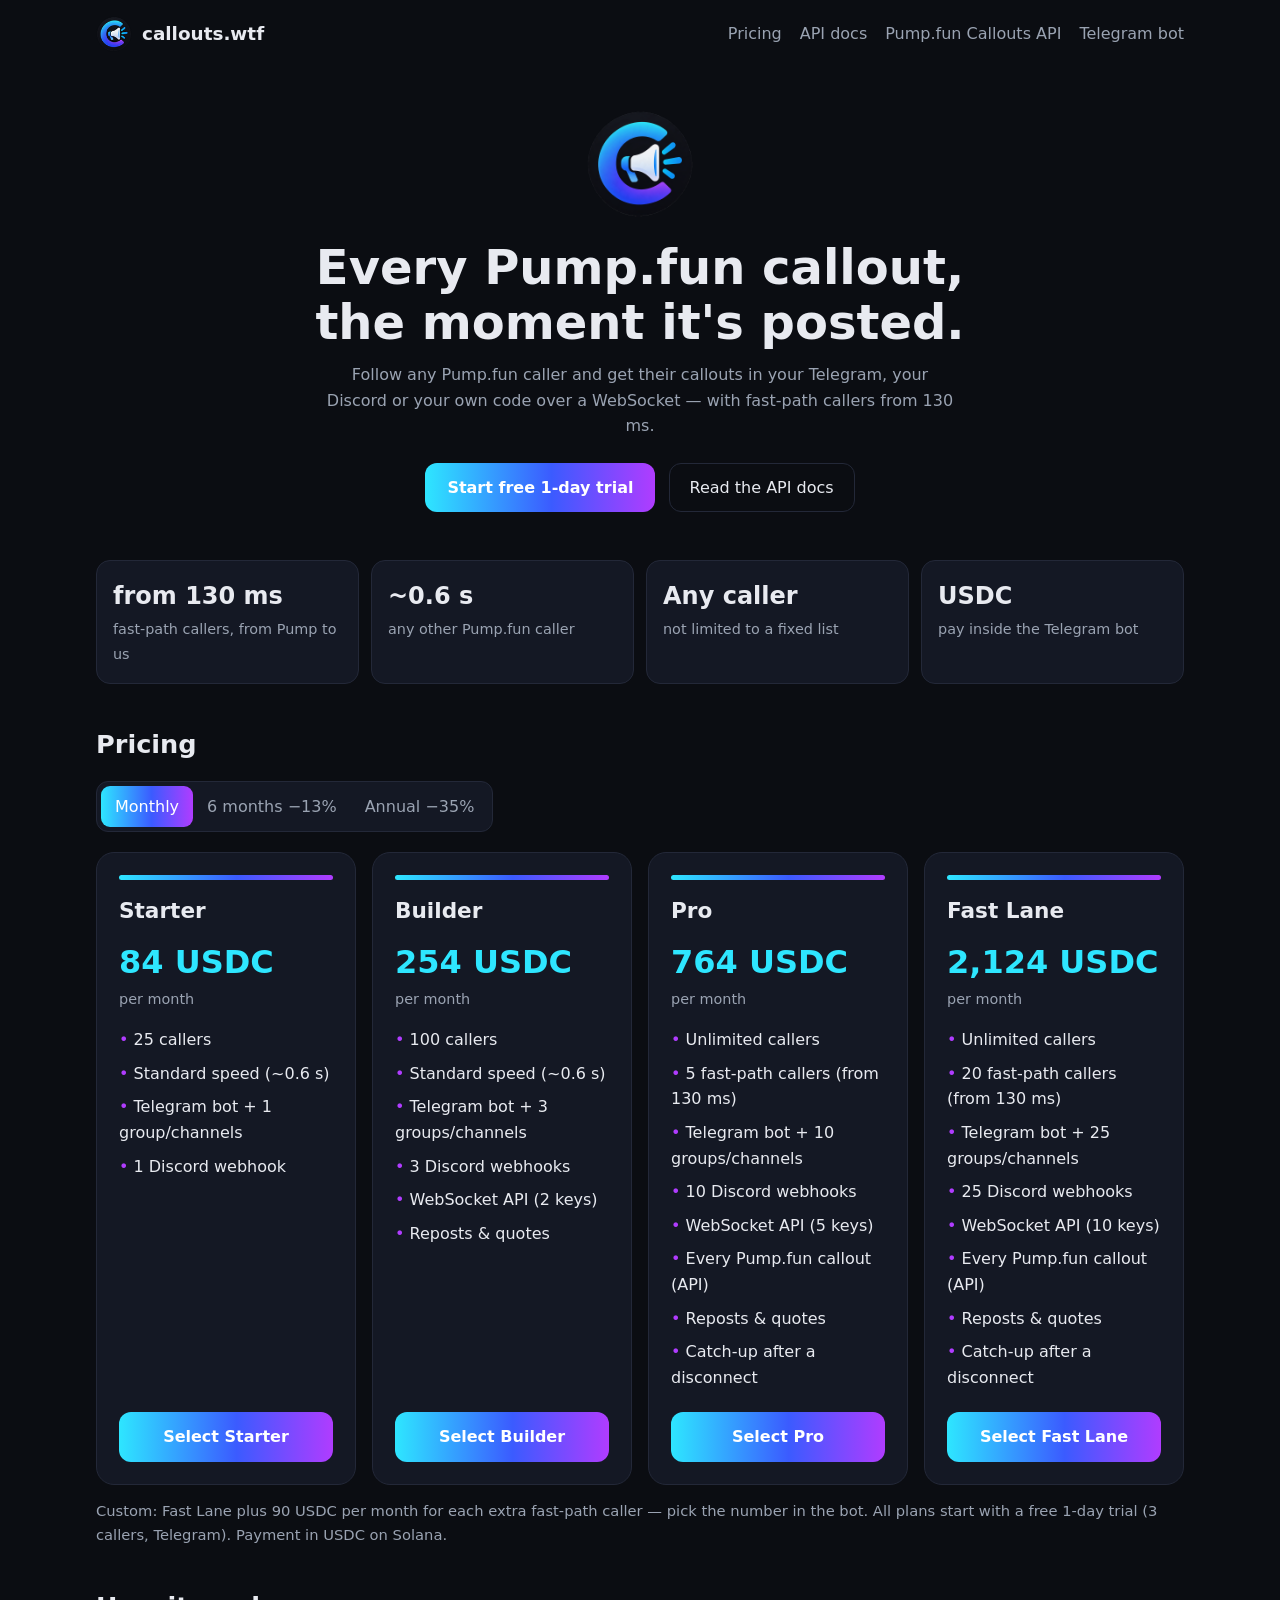
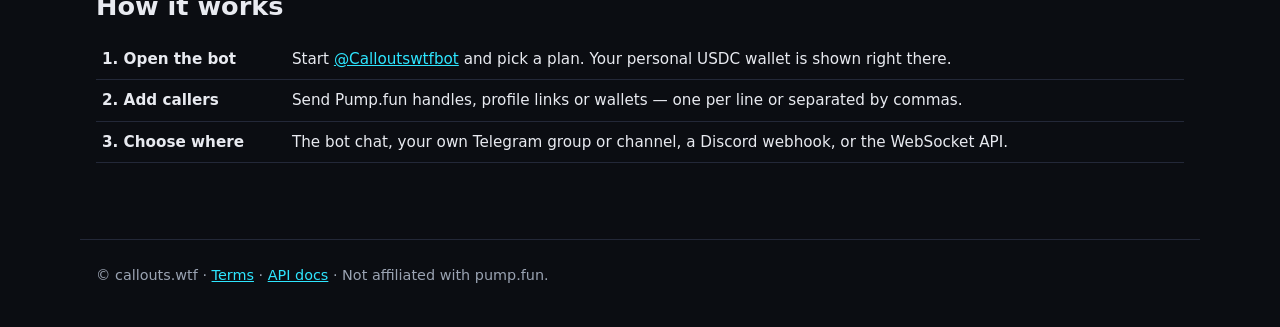
<file: index.html>
<!doctype html>
<html lang="en">
<head>
<meta charset="utf-8">
<meta name="viewport" content="width=device-width, initial-scale=1">
<title>callouts.wtf — Pump.fun Callouts API</title>
<meta name="description" content="Real-time Pump.fun callouts for any caller, delivered to Telegram, Discord and a WebSocket API. Fast path from 130 ms. Pay in USDC.">
<link rel="icon" href="/assets/favicon.ico" sizes="any">
<link rel="icon" type="image/png" sizes="32x32" href="/assets/logo-32.png">
<link rel="apple-touch-icon" href="/assets/logo-180.png">
<link rel="stylesheet" href="/assets/site.css">
<meta property="og:type" content="website">
<meta property="og:url" content="https://callouts.wtf/">
<meta property="og:title" content="callouts.wtf — Pump.fun Callouts API">
<meta property="og:description" content="Real-time Pump.fun callouts for any caller — Telegram, Discord and WebSocket.">
<meta property="og:image" content="https://callouts.wtf/assets/og.png">
<meta name="twitter:card" content="summary_large_image">
<meta name="twitter:image" content="https://callouts.wtf/assets/og.png">
</head>
<body>
<header class="site">
  <a class="brand" href="/"><img src="/assets/logo-64.png" alt="" width="36" height="36">callouts.wtf</a>
  <nav class="links" aria-label="Main">
    <a href="#pricing">Pricing</a>
    <a href="/docs.html">API docs</a>
    <a href="/pumpfun-callouts-api.html">Pump.fun Callouts API</a>
    <a href="https://t.me/Calloutswtfbot">Telegram bot</a>
  </nav>
</header>
<main>
  <div class="status-banner" id="status" role="status">Pump.fun callouts are currently unavailable — we're fixing it as soon as possible.</div>
  <section class="hero">
    <img class="logo" src="/assets/logo-512.png" alt="callouts.wtf logo" width="112" height="112">
    <h1>Every Pump.fun callout,<br>the moment it's posted.</h1>
    <p>Follow any Pump.fun caller and get their callouts in your Telegram, your Discord or your own code over a WebSocket — with fast-path callers from 130 ms.</p>
    <a class="cta" href="https://t.me/Calloutswtfbot">Start free 1-day trial</a>
    <a class="ghost" href="/docs.html">Read the API docs</a>
  </section>

  <section class="stats" aria-label="Speed">
    <div class="stat"><b>from 130 ms</b><span>fast-path callers, from Pump to us</span></div>
    <div class="stat"><b>~0.6 s</b><span>any other Pump.fun caller</span></div>
    <div class="stat"><b>Any caller</b><span>not limited to a fixed list</span></div>
    <div class="stat"><b>USDC</b><span>pay inside the Telegram bot</span></div>
  </section>

  <h2 id="pricing">Pricing</h2>
  <div class="period" role="group" aria-label="Billing period">
    <button type="button" data-period="monthly" aria-pressed="true">Monthly</button>
    <button type="button" data-period="6m" aria-pressed="false">6 months −13%</button>
    <button type="button" data-period="annual" aria-pressed="false">Annual −35%</button>
  </div>
  <div class="tiers" id="tiers"></div>
  <p class="note">Custom: Fast Lane plus 90 USDC per month for each extra fast-path caller — pick the number in the bot. All plans start with a free 1-day trial (3 callers, Telegram). Payment in USDC on Solana.</p>

  <h2>How it works</h2>
  <table>
    <tr><td><b>1. Open the bot</b></td><td>Start <a href="https://t.me/Calloutswtfbot">@Calloutswtfbot</a> and pick a plan. Your personal USDC wallet is shown right there.</td></tr>
    <tr><td><b>2. Add callers</b></td><td>Send Pump.fun handles, profile links or wallets — one per line or separated by commas.</td></tr>
    <tr><td><b>3. Choose where</b></td><td>The bot chat, your own Telegram group or channel, a Discord webhook, or the WebSocket API.</td></tr>
  </table>
</main>
<footer class="site">© callouts.wtf · <a href="/terms.html">Terms</a> · <a href="/docs.html">API docs</a> · Not affiliated with pump.fun.</footer>
<script>
(() => {
  const FALLBACK = [
    {key:"starter",name:"Starter",prices:{monthly:84,"6m":438,annual:655},callers:25,fast_path:0,api:false,api_keys:0,all_callouts:false,reposts_quotes:false,catch_up:false,telegram_groups:1,discord_webhooks:1},
    {key:"builder",name:"Builder",prices:{monthly:254,"6m":1326,annual:1981},callers:100,fast_path:0,api:true,api_keys:2,all_callouts:false,reposts_quotes:true,catch_up:false,telegram_groups:3,discord_webhooks:3},
    {key:"pro",name:"Pro",prices:{monthly:764,"6m":3988,annual:5959},callers:null,fast_path:5,api:true,api_keys:5,all_callouts:true,reposts_quotes:true,catch_up:true,telegram_groups:10,discord_webhooks:10},
    {key:"fastlane",name:"Fast Lane",prices:{monthly:2124,"6m":11087,annual:16567},callers:null,fast_path:20,api:true,api_keys:10,all_callouts:true,reposts_quotes:true,catch_up:true,telegram_groups:25,discord_webhooks:25}
  ];
  const PER = {monthly: "per month", "6m": "for 6 months", annual: "per year"};
  let tiers = FALLBACK, period = "monthly";
  const plural = (n, w) => `${n} ${w}${n === 1 ? "" : "s"}`;
  function features(t) {
    return [
      t.callers == null ? "Unlimited callers" : `${t.callers} callers`,
      t.fast_path ? `${t.fast_path} fast-path callers (from 130 ms)` : "Standard speed (~0.6 s)",
      `Telegram bot + ${plural(t.telegram_groups, "group")}/channels`,
      plural(t.discord_webhooks, "Discord webhook"),
      t.api ? `WebSocket API (${plural(t.api_keys, "key")})` : "",
      t.all_callouts ? "Every Pump.fun callout (API)" : "",
      t.reposts_quotes ? "Reposts & quotes" : "",
      t.catch_up ? "Catch-up after a disconnect" : ""
    ].filter(Boolean);
  }
  function render() {
    const root = document.getElementById("tiers");
    root.innerHTML = "";
    for (const t of tiers.filter(t => t.key !== "custom")) {
      const card = document.createElement("article");
      card.className = "tier";
      const li = features(t).map(f => `<li>${f}</li>`).join("");
      card.innerHTML = `<div class="bar"></div><h3>${t.name}</h3>
        <div class="price">${Number(t.prices[period]).toLocaleString("en-US")} USDC</div>
        <div class="per">${PER[period]}</div><ul>${li}</ul>
        <a class="cta" href="https://t.me/Calloutswtfbot?start=plan_${t.key}">Select ${t.name}</a>`;
      root.appendChild(card);
    }
  }
  document.querySelectorAll(".period button").forEach(b => b.addEventListener("click", () => {
    period = b.dataset.period;
    document.querySelectorAll(".period button").forEach(x => x.setAttribute("aria-pressed", String(x === b)));
    render();
  }));
  render();
  fetch("https://api.callouts.wtf/public/pricing").then(r => r.ok ? r.json() : null)
    .then(d => { if (d && Array.isArray(d.tiers)) { tiers = d.tiers; render(); } }).catch(() => {});
  fetch("https://api.callouts.wtf/public/status").then(r => r.ok ? r.json() : null)
    .then(d => { if (d && d.pumpfun && d.pumpfun.available === false) document.getElementById("status").style.display = "block"; })
    .catch(() => {});
})();
</script>
</body>
</html>
</file>
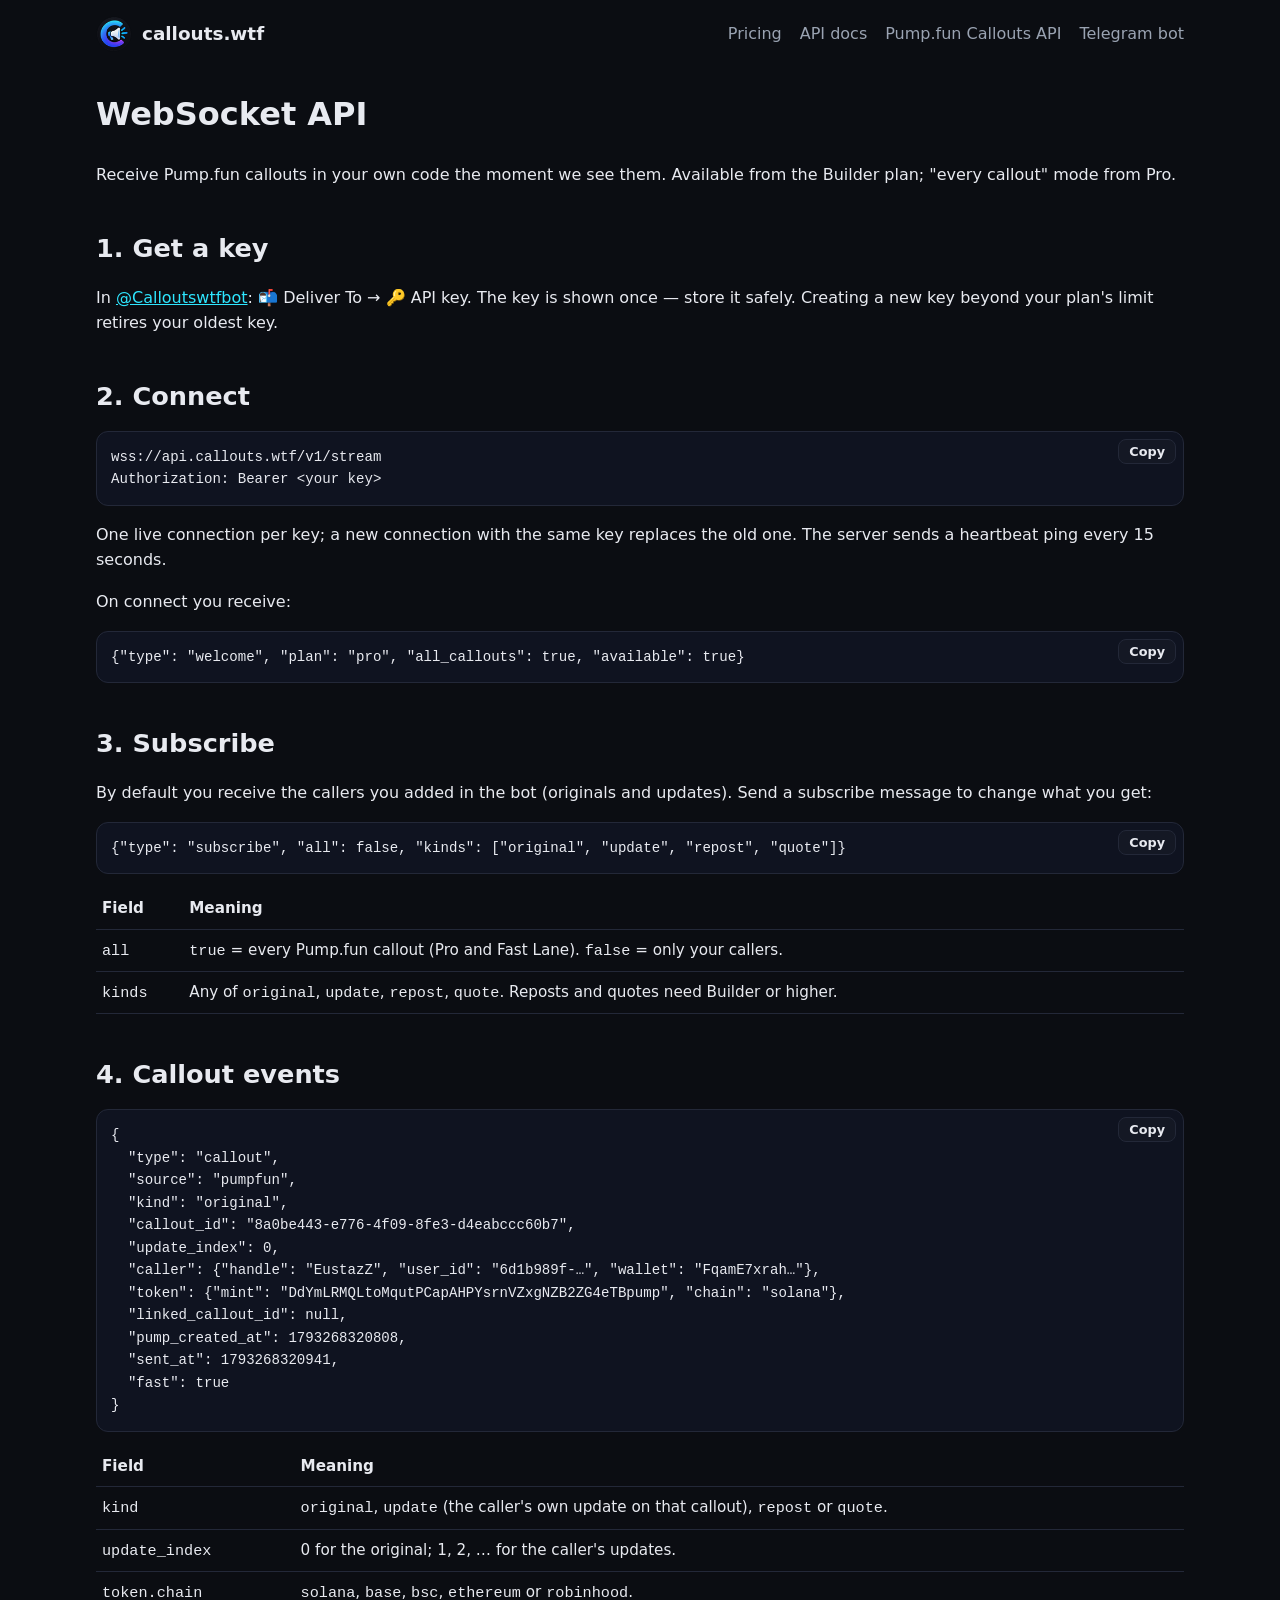
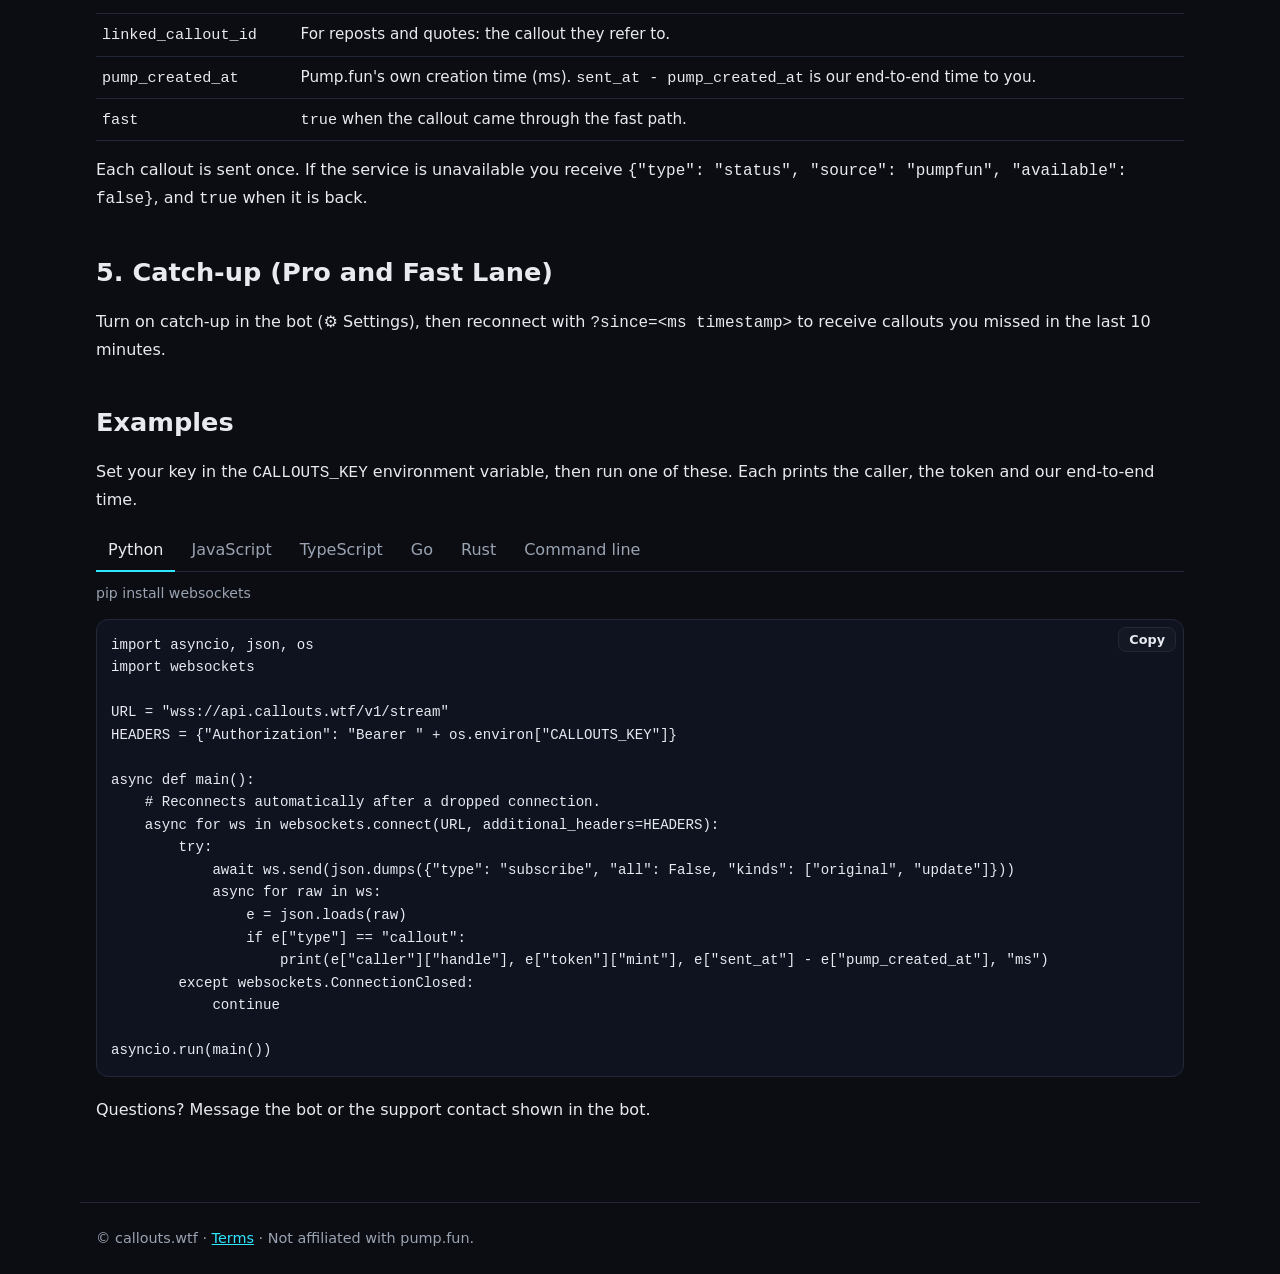
<file: docs.html>
<!doctype html>
<html lang="en">
<head>
<meta charset="utf-8">
<meta name="viewport" content="width=device-width, initial-scale=1">
<title>API docs — callouts.wtf</title>
<meta name="description" content="callouts.wtf WebSocket API: real-time Pump.fun callouts as JSON. Authentication, subscribe message, event format and examples.">
<link rel="icon" href="/assets/favicon.ico" sizes="any">
<link rel="stylesheet" href="/assets/site.css">
</head>
<body>
<header class="site">
  <a class="brand" href="/"><img src="/assets/logo-64.png" alt="" width="36" height="36">callouts.wtf</a>
  <nav class="links" aria-label="Main">
    <a href="/#pricing">Pricing</a>
    <a href="/docs.html" aria-current="page">API docs</a>
    <a href="/pumpfun-callouts-api.html">Pump.fun Callouts API</a>
    <a href="https://t.me/Calloutswtfbot">Telegram bot</a>
  </nav>
</header>
<main>
  <h1>WebSocket API</h1>
  <p>Receive Pump.fun callouts in your own code the moment we see them. Available from the Builder plan; "every callout" mode from Pro.</p>

  <h2>1. Get a key</h2>
  <p>In <a href="https://t.me/Calloutswtfbot">@Calloutswtfbot</a>: 📬 Deliver To → 🔑 API key. The key is shown once — store it safely. Creating a new key beyond your plan's limit retires your oldest key.</p>

  <h2>2. Connect</h2>
  <pre>wss://api.callouts.wtf/v1/stream
Authorization: Bearer &lt;your key&gt;</pre>
  <p>One live connection per key; a new connection with the same key replaces the old one. The server sends a heartbeat ping every 15 seconds.</p>
  <p>On connect you receive:</p>
  <pre>{"type": "welcome", "plan": "pro", "all_callouts": true, "available": true}</pre>

  <h2>3. Subscribe</h2>
  <p>By default you receive the callers you added in the bot (originals and updates). Send a subscribe message to change what you get:</p>
  <pre>{"type": "subscribe", "all": false, "kinds": ["original", "update", "repost", "quote"]}</pre>
  <table>
    <tr><th>Field</th><th>Meaning</th></tr>
    <tr><td><code>all</code></td><td><code>true</code> = every Pump.fun callout (Pro and Fast Lane). <code>false</code> = only your callers.</td></tr>
    <tr><td><code>kinds</code></td><td>Any of <code>original</code>, <code>update</code>, <code>repost</code>, <code>quote</code>. Reposts and quotes need Builder or higher.</td></tr>
  </table>

  <h2>4. Callout events</h2>
  <pre>{
  "type": "callout",
  "source": "pumpfun",
  "kind": "original",
  "callout_id": "8a0be443-e776-4f09-8fe3-d4eabccc60b7",
  "update_index": 0,
  "caller": {"handle": "EustazZ", "user_id": "6d1b989f-…", "wallet": "FqamE7xrah…"},
  "token": {"mint": "DdYmLRMQLtoMqutPCapAHPYsrnVZxgNZB2ZG4eTBpump", "chain": "solana"},
  "linked_callout_id": null,
  "pump_created_at": 1793268320808,
  "sent_at": 1793268320941,
  "fast": true
}</pre>
  <table>
    <tr><th>Field</th><th>Meaning</th></tr>
    <tr><td><code>kind</code></td><td><code>original</code>, <code>update</code> (the caller's own update on that callout), <code>repost</code> or <code>quote</code>.</td></tr>
    <tr><td><code>update_index</code></td><td>0 for the original; 1, 2, … for the caller's updates.</td></tr>
    <tr><td><code>token.chain</code></td><td><code>solana</code>, <code>base</code>, <code>bsc</code>, <code>ethereum</code> or <code>robinhood</code>.</td></tr>
    <tr><td><code>linked_callout_id</code></td><td>For reposts and quotes: the callout they refer to.</td></tr>
    <tr><td><code>pump_created_at</code></td><td>Pump.fun's own creation time (ms). <code>sent_at - pump_created_at</code> is our end-to-end time to you.</td></tr>
    <tr><td><code>fast</code></td><td><code>true</code> when the callout came through the fast path.</td></tr>
  </table>
  <p>Each callout is sent once. If the service is unavailable you receive <code>{"type": "status", "source": "pumpfun", "available": false}</code>, and <code>true</code> when it is back.</p>

  <h2>5. Catch-up (Pro and Fast Lane)</h2>
  <p>Turn on catch-up in the bot (⚙️ Settings), then reconnect with <code>?since=&lt;ms timestamp&gt;</code> to receive callouts you missed in the last 10 minutes.</p>

  <h2 id="examples">Examples</h2>
  <p>Set your key in the <code>CALLOUTS_KEY</code> environment variable, then run one of these. Each prints the caller, the token and our end-to-end time.</p>
  <div class="codetabs">
  <div class="tablist" role="tablist" aria-label="Programming language">
    <button type="button" role="tab" id="tab-python" aria-controls="panel-python" data-lang="python" aria-selected="true" tabindex="0">Python</button>
    <button type="button" role="tab" id="tab-javascript" aria-controls="panel-javascript" data-lang="javascript" aria-selected="false" tabindex="-1">JavaScript</button>
    <button type="button" role="tab" id="tab-typescript" aria-controls="panel-typescript" data-lang="typescript" aria-selected="false" tabindex="-1">TypeScript</button>
    <button type="button" role="tab" id="tab-go" aria-controls="panel-go" data-lang="go" aria-selected="false" tabindex="-1">Go</button>
    <button type="button" role="tab" id="tab-rust" aria-controls="panel-rust" data-lang="rust" aria-selected="false" tabindex="-1">Rust</button>
    <button type="button" role="tab" id="tab-cli" aria-controls="panel-cli" data-lang="cli" aria-selected="false" tabindex="-1">Command line</button>
  </div>
  <div class="panel" role="tabpanel" id="panel-python" aria-labelledby="tab-python" data-lang="python">
    <p class="setup">pip install websockets</p>
    <pre><code>import asyncio, json, os
import websockets

URL = "wss://api.callouts.wtf/v1/stream"
HEADERS = {"Authorization": "Bearer " + os.environ["CALLOUTS_KEY"]}

async def main():
    # Reconnects automatically after a dropped connection.
    async for ws in websockets.connect(URL, additional_headers=HEADERS):
        try:
            await ws.send(json.dumps({"type": "subscribe", "all": False, "kinds": ["original", "update"]}))
            async for raw in ws:
                e = json.loads(raw)
                if e["type"] == "callout":
                    print(e["caller"]["handle"], e["token"]["mint"], e["sent_at"] - e["pump_created_at"], "ms")
        except websockets.ConnectionClosed:
            continue

asyncio.run(main())</code></pre>
  </div>
  <div class="panel" role="tabpanel" id="panel-javascript" aria-labelledby="tab-javascript" data-lang="javascript" hidden>
    <p class="setup">npm install ws  (save as stream.mjs, run: node stream.mjs)</p>
    <pre><code>import WebSocket from "ws";

function connect() {
  const ws = new WebSocket("wss://api.callouts.wtf/v1/stream", {
    headers: { Authorization: `Bearer ${process.env.CALLOUTS_KEY}` },
  });
  ws.on("open", () =&gt; {
    ws.send(JSON.stringify({ type: "subscribe", all: false, kinds: ["original", "update"] }));
  });
  ws.on("message", (data) =&gt; {
    const e = JSON.parse(data);
    if (e.type === "callout") {
      console.log(e.caller.handle, e.token.mint, e.sent_at - e.pump_created_at, "ms");
    }
  });
  ws.on("close", () =&gt; setTimeout(connect, 1000)); // reconnect
  ws.on("error", () =&gt; {}); // "close" follows every error
}

connect();</code></pre>
  </div>
  <div class="panel" role="tabpanel" id="panel-typescript" aria-labelledby="tab-typescript" data-lang="typescript" hidden>
    <p class="setup">npm install ws @types/ws</p>
    <pre><code>import WebSocket from "ws";

interface Callout {
  type: "callout";
  source: "pumpfun";
  kind: "original" | "update" | "repost" | "quote";
  callout_id: string;
  update_index: number;
  caller: { handle: string | null; user_id: string | null; wallet: string };
  token: { mint: string; chain: "solana" | "base" | "bsc" | "ethereum" | "robinhood" };
  linked_callout_id: string | null;
  pump_created_at: number;
  sent_at: number;
  fast: boolean;
}

function connect(): void {
  const ws = new WebSocket("wss://api.callouts.wtf/v1/stream", {
    headers: { Authorization: `Bearer ${process.env.CALLOUTS_KEY}` },
  });
  ws.on("open", () =&gt; {
    ws.send(JSON.stringify({ type: "subscribe", all: false, kinds: ["original", "update"] }));
  });
  ws.on("message", (data) =&gt; {
    const e = JSON.parse(data.toString());
    if (e.type === "callout") {
      const c = e as Callout;
      console.log(c.caller.handle, c.token.mint, c.sent_at - c.pump_created_at, "ms");
    }
  });
  ws.on("close", () =&gt; setTimeout(connect, 1000));
  ws.on("error", () =&gt; {});
}

connect();</code></pre>
  </div>
  <div class="panel" role="tabpanel" id="panel-go" aria-labelledby="tab-go" data-lang="go" hidden>
    <p class="setup">go get github.com/gorilla/websocket</p>
    <pre><code>package main

import (
	"log"
	"net/http"
	"os"
	"time"

	"github.com/gorilla/websocket"
)

type Event struct {
	Type   string `json:"type"`
	Kind   string `json:"kind"`
	Caller struct {
		Handle string `json:"handle"`
		Wallet string `json:"wallet"`
	} `json:"caller"`
	Token struct {
		Mint  string `json:"mint"`
		Chain string `json:"chain"`
	} `json:"token"`
	PumpCreatedAt int64 `json:"pump_created_at"`
	SentAt        int64 `json:"sent_at"`
}

func main() {
	header := http.Header{"Authorization": {"Bearer " + os.Getenv("CALLOUTS_KEY")}}
	for {
		conn, _, err := websocket.DefaultDialer.Dial("wss://api.callouts.wtf/v1/stream", header)
		if err != nil {
			log.Println("connect:", err)
			time.Sleep(time.Second)
			continue
		}
		conn.WriteJSON(map[string]any{"type": "subscribe", "all": false, "kinds": []string{"original", "update"}})
		for {
			var e Event
			if err := conn.ReadJSON(&amp;e); err != nil {
				log.Println("read:", err)
				break
			}
			if e.Type == "callout" {
				log.Println(e.Caller.Handle, e.Token.Mint, e.SentAt-e.PumpCreatedAt, "ms")
			}
		}
		conn.Close()
		time.Sleep(time.Second)
	}
}</code></pre>
  </div>
  <div class="panel" role="tabpanel" id="panel-rust" aria-labelledby="tab-rust" data-lang="rust" hidden>
    <p class="setup">Cargo.toml: tokio = { version = &quot;1&quot;, features = [&quot;full&quot;] }, tokio-tungstenite = { version = &quot;0.24&quot;, features = [&quot;rustls-tls-webpki-roots&quot;] }, futures-util = &quot;0.3&quot;, serde_json = &quot;1&quot;</p>
    <pre><code>use futures_util::{SinkExt, StreamExt};
use tokio_tungstenite::connect_async;
use tokio_tungstenite::tungstenite::{client::IntoClientRequest, Message};

#[tokio::main]
async fn main() -&gt; Result&lt;(), Box&lt;dyn std::error::Error&gt;&gt; {
    let mut request = "wss://api.callouts.wtf/v1/stream".into_client_request()?;
    let key = std::env::var("CALLOUTS_KEY")?;
    request.headers_mut().insert("Authorization", format!("Bearer {key}").parse()?);
    let (mut ws, _) = connect_async(request).await?;
    ws.send(Message::Text(r#"{"type":"subscribe","all":false,"kinds":["original","update"]}"#.into())).await?;
    while let Some(message) = ws.next().await {
        if let Message::Text(text) = message? {
            let e: serde_json::Value = serde_json::from_str(&amp;text)?;
            if e["type"] == "callout" {
                let ms = e["sent_at"].as_i64().unwrap_or(0) - e["pump_created_at"].as_i64().unwrap_or(0);
                println!("{} {} {ms} ms", e["caller"]["handle"], e["token"]["mint"]);
            }
        }
    }
    Ok(())
}</code></pre>
  </div>
  <div class="panel" role="tabpanel" id="panel-cli" aria-labelledby="tab-cli" data-lang="cli" hidden>
    <p class="setup">Quick test with websocat (brew install websocat / cargo install websocat), then paste the subscribe line</p>
    <pre><code>websocat -H "Authorization: Bearer $CALLOUTS_KEY" wss://api.callouts.wtf/v1/stream
{"type": "subscribe", "all": false, "kinds": ["original", "update"]}</code></pre>
  </div>
  </div>
  <p>Questions? Message the bot or the support contact shown in the bot.</p>
</main>
<footer class="site">© callouts.wtf · <a href="/terms.html">Terms</a> · Not affiliated with pump.fun.</footer>
<script>
(() => {
  // One remembered language for the whole page (per-viewer convenience only).
  const tabs = [...document.querySelectorAll(".tablist [role=tab]")];
  function select(lang, focus) {
    for (const t of tabs) {
      const on = t.dataset.lang === lang;
      t.setAttribute("aria-selected", String(on));
      t.tabIndex = on ? 0 : -1;
      document.getElementById(t.getAttribute("aria-controls")).hidden = !on;
      if (on && focus) t.focus();
    }
    try { localStorage.setItem("callouts-lang", lang); } catch (_) {}
  }
  tabs.forEach((t, i) => {
    t.addEventListener("click", () => select(t.dataset.lang, false));
    t.addEventListener("keydown", (ev) => {
      const step = ev.key === "ArrowRight" ? 1 : ev.key === "ArrowLeft" ? -1 : 0;
      if (step) { ev.preventDefault(); select(tabs[(i + step + tabs.length) % tabs.length].dataset.lang, true); }
    });
  });
  try { const saved = localStorage.getItem("callouts-lang"); if (saved && tabs.some(t => t.dataset.lang === saved)) select(saved, false); } catch (_) {}

  // Copy button on every code block.
  for (const pre of document.querySelectorAll("main pre")) {
    const wrap = document.createElement("div");
    wrap.className = "codeblock";
    pre.before(wrap);
    wrap.appendChild(pre);
    const button = document.createElement("button");
    button.type = "button";
    button.className = "copy";
    button.textContent = "Copy";
    button.setAttribute("aria-label", "Copy code");
    button.addEventListener("click", async () => {
      try { await navigator.clipboard.writeText(pre.textContent); button.textContent = "Copied"; }
      catch (_) {
        const r = document.createRange(); r.selectNodeContents(pre);
        const sel = getSelection(); sel.removeAllRanges(); sel.addRange(r);
        button.textContent = "Press Ctrl+C";
      }
      setTimeout(() => { button.textContent = "Copy"; }, 1600);
    });
    wrap.appendChild(button);
  }
})();
</script>
</body>
</html>
</file>
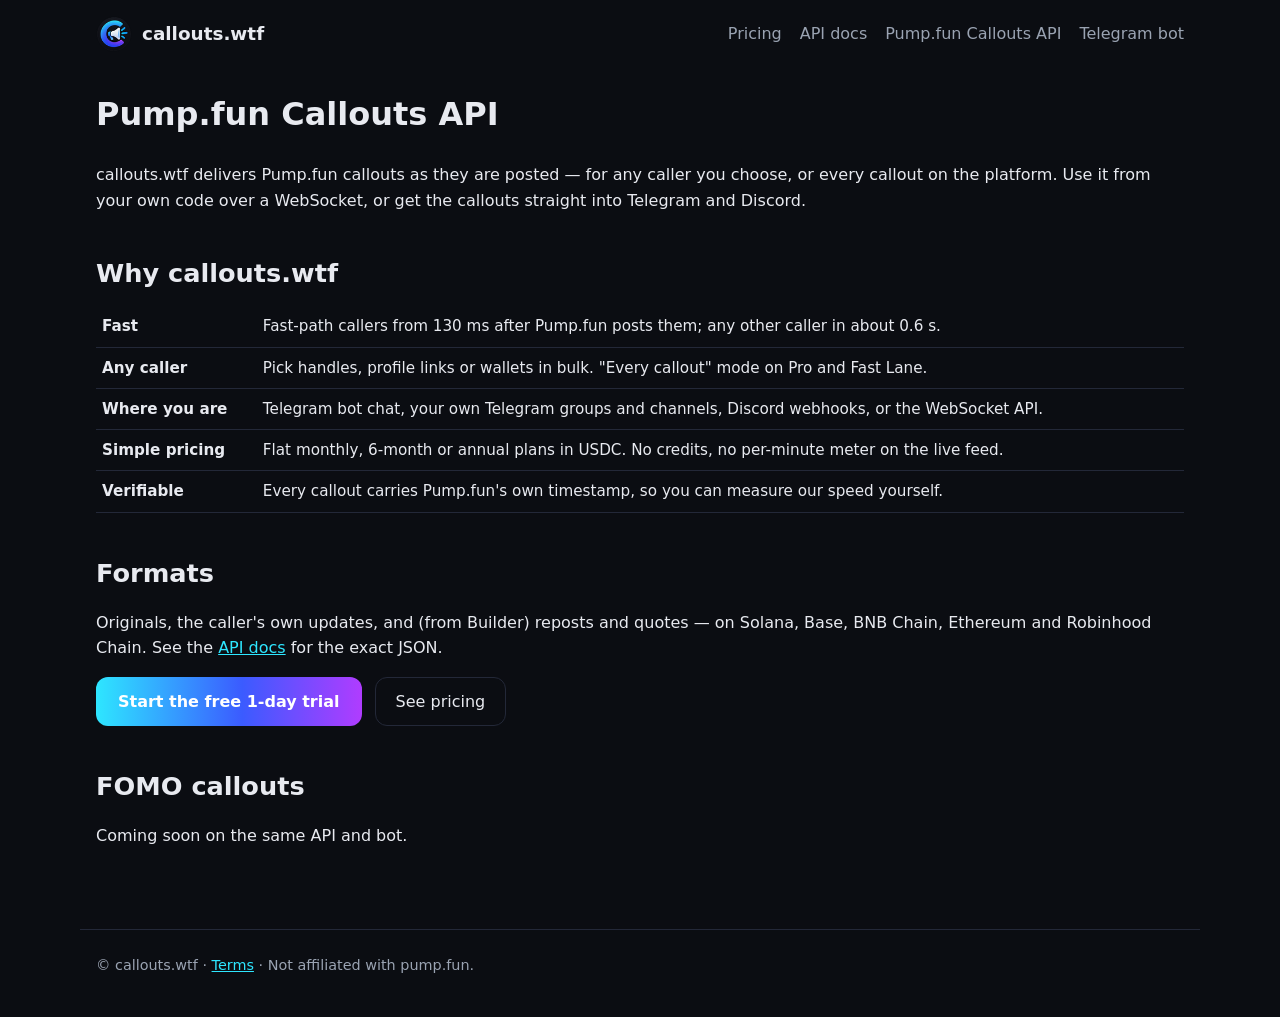
<file: pumpfun-callouts-api.html>
<!doctype html>
<html lang="en">
<head>
<meta charset="utf-8">
<meta name="viewport" content="width=device-width, initial-scale=1">
<title>Pump.fun Callouts API — real-time callouts for any caller | callouts.wtf</title>
<meta name="description" content="Pump.fun Callouts API: real-time Pump.fun callouts for any caller via WebSocket, Telegram and Discord. Fast path from 130 ms, flat USDC pricing, no credits.">
<link rel="icon" href="/assets/favicon.ico" sizes="any">
<link rel="stylesheet" href="/assets/site.css">
<meta property="og:title" content="Pump.fun Callouts API — callouts.wtf">
<meta property="og:image" content="https://callouts.wtf/assets/og.png">
</head>
<body>
<header class="site">
  <a class="brand" href="/"><img src="/assets/logo-64.png" alt="" width="36" height="36">callouts.wtf</a>
  <nav class="links" aria-label="Main">
    <a href="/#pricing">Pricing</a>
    <a href="/docs.html">API docs</a>
    <a href="/pumpfun-callouts-api.html" aria-current="page">Pump.fun Callouts API</a>
    <a href="https://t.me/Calloutswtfbot">Telegram bot</a>
  </nav>
</header>
<main>
  <h1>Pump.fun Callouts API</h1>
  <p>callouts.wtf delivers Pump.fun callouts as they are posted — for any caller you choose, or every callout on the platform. Use it from your own code over a WebSocket, or get the callouts straight into Telegram and Discord.</p>
  <h2>Why callouts.wtf</h2>
  <table>
    <tr><td><b>Fast</b></td><td>Fast-path callers from 130 ms after Pump.fun posts them; any other caller in about 0.6 s.</td></tr>
    <tr><td><b>Any caller</b></td><td>Pick handles, profile links or wallets in bulk. "Every callout" mode on Pro and Fast Lane.</td></tr>
    <tr><td><b>Where you are</b></td><td>Telegram bot chat, your own Telegram groups and channels, Discord webhooks, or the WebSocket API.</td></tr>
    <tr><td><b>Simple pricing</b></td><td>Flat monthly, 6-month or annual plans in USDC. No credits, no per-minute meter on the live feed.</td></tr>
    <tr><td><b>Verifiable</b></td><td>Every callout carries Pump.fun's own timestamp, so you can measure our speed yourself.</td></tr>
  </table>
  <h2>Formats</h2>
  <p>Originals, the caller's own updates, and (from Builder) reposts and quotes — on Solana, Base, BNB Chain, Ethereum and Robinhood Chain. See the <a href="/docs.html">API docs</a> for the exact JSON.</p>
  <p><a class="cta" href="https://t.me/Calloutswtfbot">Start the free 1-day trial</a> <a class="ghost" href="/#pricing">See pricing</a></p>
  <h2>FOMO callouts</h2>
  <p>Coming soon on the same API and bot.</p>
</main>
<footer class="site">© callouts.wtf · <a href="/terms.html">Terms</a> · Not affiliated with pump.fun.</footer>
</body>
</html>
</file>
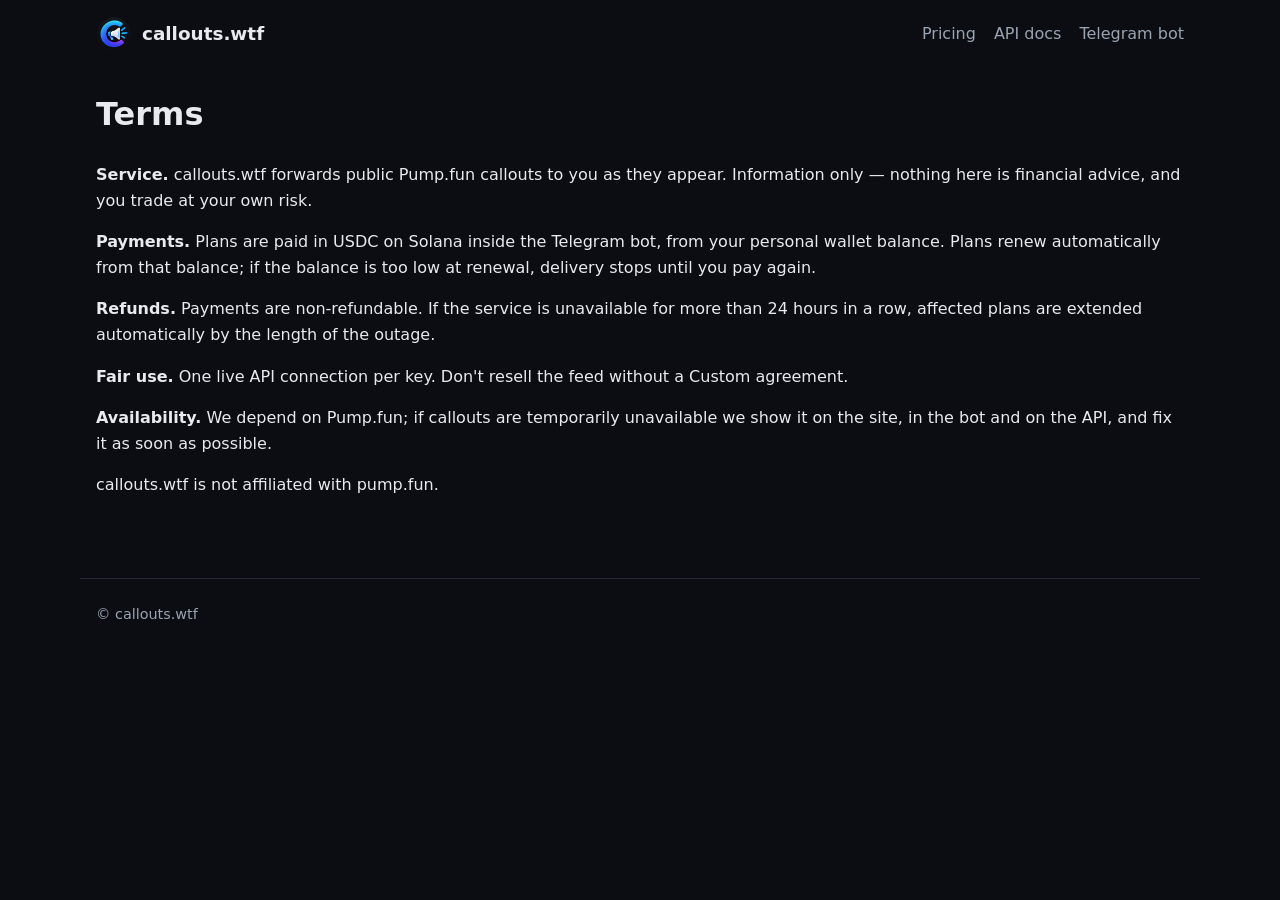
<file: terms.html>
<!doctype html>
<html lang="en">
<head>
<meta charset="utf-8">
<meta name="viewport" content="width=device-width, initial-scale=1">
<title>Terms — callouts.wtf</title>
<link rel="icon" href="/assets/favicon.ico" sizes="any">
<link rel="stylesheet" href="/assets/site.css">
</head>
<body>
<header class="site">
  <a class="brand" href="/"><img src="/assets/logo-64.png" alt="" width="36" height="36">callouts.wtf</a>
  <nav class="links" aria-label="Main"><a href="/#pricing">Pricing</a><a href="/docs.html">API docs</a><a href="https://t.me/Calloutswtfbot">Telegram bot</a></nav>
</header>
<main>
  <h1>Terms</h1>
  <p><b>Service.</b> callouts.wtf forwards public Pump.fun callouts to you as they appear. Information only — nothing here is financial advice, and you trade at your own risk.</p>
  <p><b>Payments.</b> Plans are paid in USDC on Solana inside the Telegram bot, from your personal wallet balance. Plans renew automatically from that balance; if the balance is too low at renewal, delivery stops until you pay again.</p>
  <p><b>Refunds.</b> Payments are non-refundable. If the service is unavailable for more than 24 hours in a row, affected plans are extended automatically by the length of the outage.</p>
  <p><b>Fair use.</b> One live API connection per key. Don't resell the feed without a Custom agreement.</p>
  <p><b>Availability.</b> We depend on Pump.fun; if callouts are temporarily unavailable we show it on the site, in the bot and on the API, and fix it as soon as possible.</p>
  <p>callouts.wtf is not affiliated with pump.fun.</p>
</main>
<footer class="site">© callouts.wtf</footer>
</body>
</html>
</file>
<file: assets/site.css>
:root {
  color-scheme: dark;
  --bg: #0b0d12; --card: #141824; --line: #232838; --text: #e8eaf0; --muted: #9aa3b2;
  --cyan: #2ee6ff; --blue: #3b5bff; --violet: #b03cff;
  --grad: linear-gradient(90deg, var(--cyan), var(--blue) 55%, var(--violet));
}
* { box-sizing: border-box; }
body { margin: 0; background: var(--bg); color: var(--text); font: 16px/1.6 system-ui, -apple-system, "Segoe UI", Roboto, sans-serif; }
a { color: var(--cyan); }
header.site { display: flex; align-items: center; justify-content: space-between; gap: 16px; padding: 16px; max-width: 1120px; margin: 0 auto; }
header.site .brand { display: flex; align-items: center; gap: 10px; color: var(--text); text-decoration: none; font-weight: 700; font-size: 1.15rem; }
header.site .brand img { width: 36px; height: 36px; }
nav.links { display: flex; gap: 18px; flex-wrap: wrap; }
nav.links a { color: var(--muted); text-decoration: none; }
nav.links a:hover, nav.links a:focus-visible { color: var(--text); }
main { max-width: 1120px; margin: 0 auto; padding: 0 16px 64px; }
.hero { text-align: center; padding: 40px 0 24px; }
.hero img.logo { width: 112px; height: 112px; }
.hero h1 { font-size: clamp(2rem, 5vw, 3rem); line-height: 1.15; margin: 12px 0; }
.hero p { color: var(--muted); max-width: 640px; margin: 0 auto 24px; }
.cta { display: inline-block; padding: 12px 22px; border-radius: 12px; color: #fff; text-decoration: none; font-weight: 600; background: var(--grad); border: 0; }
.cta:focus-visible, nav.links a:focus-visible, .period button:focus-visible { outline: 2px solid var(--cyan); outline-offset: 3px; }
.ghost { display: inline-block; padding: 11px 20px; border-radius: 12px; color: var(--text); text-decoration: none; border: 1px solid var(--line); margin-left: 8px; }
.stats { display: grid; grid-template-columns: repeat(auto-fit, minmax(200px, 1fr)); gap: 12px; margin: 24px 0 40px; }
.stat { background: var(--card); border: 1px solid var(--line); border-radius: 14px; padding: 16px; }
.stat b { display: block; font-size: 1.5rem; }
.stat span { color: var(--muted); font-size: .9rem; }
h2 { font-size: 1.6rem; margin: 40px 0 8px; }
.period { display: inline-flex; background: var(--card); border: 1px solid var(--line); border-radius: 12px; padding: 4px; margin: 8px 0 20px; }
.period button { background: none; border: 0; color: var(--muted); padding: 8px 14px; border-radius: 9px; font: inherit; cursor: pointer; }
.period button[aria-pressed="true"] { background: var(--grad); color: #fff; }
.tiers { display: grid; grid-template-columns: repeat(auto-fit, minmax(240px, 1fr)); gap: 16px; }
.tier { background: var(--card); border: 1px solid var(--line); border-radius: 18px; padding: 22px; display: flex; flex-direction: column; }
.tier .bar { height: 5px; border-radius: 3px; background: var(--grad); margin-bottom: 14px; }
.tier h3 { margin: 0; font-size: 1.35rem; }
.tier .price { font-size: 2rem; font-weight: 800; color: var(--cyan); margin: 8px 0 0; }
.tier .per { color: var(--muted); font-size: .9rem; margin-bottom: 12px; }
.tier ul { list-style: none; padding: 0; margin: 0 0 18px; flex: 1; }
.tier li { padding: 4px 0; color: var(--text); }
.tier li::before { content: "• "; color: var(--violet); }
.tier .cta { text-align: center; }
.note { color: var(--muted); font-size: .92rem; margin-top: 14px; }
.status-banner { display: none; background: #3a1a1a; border: 1px solid #6b2a2a; color: #ffd2d2; border-radius: 12px; padding: 10px 14px; margin: 16px 0; }
code, pre { font-family: ui-monospace, SFMono-Regular, Menlo, Consolas, monospace; }
pre { tab-size: 4; background: #0f1320; border: 1px solid var(--line); border-radius: 12px; padding: 14px; overflow-x: auto; font-size: .88rem; }
table { border-collapse: collapse; width: 100%; margin: 12px 0; font-size: .95rem; }
th, td { text-align: left; border-bottom: 1px solid var(--line); padding: 8px 6px; vertical-align: top; }
footer.site { max-width: 1120px; margin: 0 auto; padding: 24px 16px 40px; color: var(--muted); font-size: .9rem; border-top: 1px solid var(--line); }
@media (max-width: 640px) { nav.links { gap: 12px; font-size: .95rem; } .ghost { margin: 10px 0 0; } }
.codetabs { margin: 12px 0 20px; }
.tablist { display: flex; flex-wrap: wrap; gap: 4px; border-bottom: 1px solid var(--line); }
.tablist [role=tab] { background: none; border: 0; border-bottom: 2px solid transparent; color: var(--muted); padding: 8px 12px; font: inherit; cursor: pointer; margin-bottom: -1px; }
.tablist [role=tab]:hover { color: var(--text); }
.tablist [role=tab][aria-selected="true"] { color: var(--text); border-bottom-color: var(--cyan); }
.tablist [role=tab]:focus-visible, .copy:focus-visible { outline: 2px solid var(--cyan); outline-offset: 2px; }
.panel .setup { color: var(--muted); font-size: .88rem; margin: 10px 0 6px; overflow-wrap: anywhere; }
.codeblock { position: relative; }
.codeblock pre { padding-right: 76px; }
.copy { position: absolute; top: 8px; right: 8px; background: var(--card); color: var(--text); border: 1px solid var(--line); border-radius: 8px; padding: 4px 10px; font: 600 .8rem system-ui, sans-serif; cursor: pointer; }
.copy:hover { border-color: var(--cyan); }
</file>
